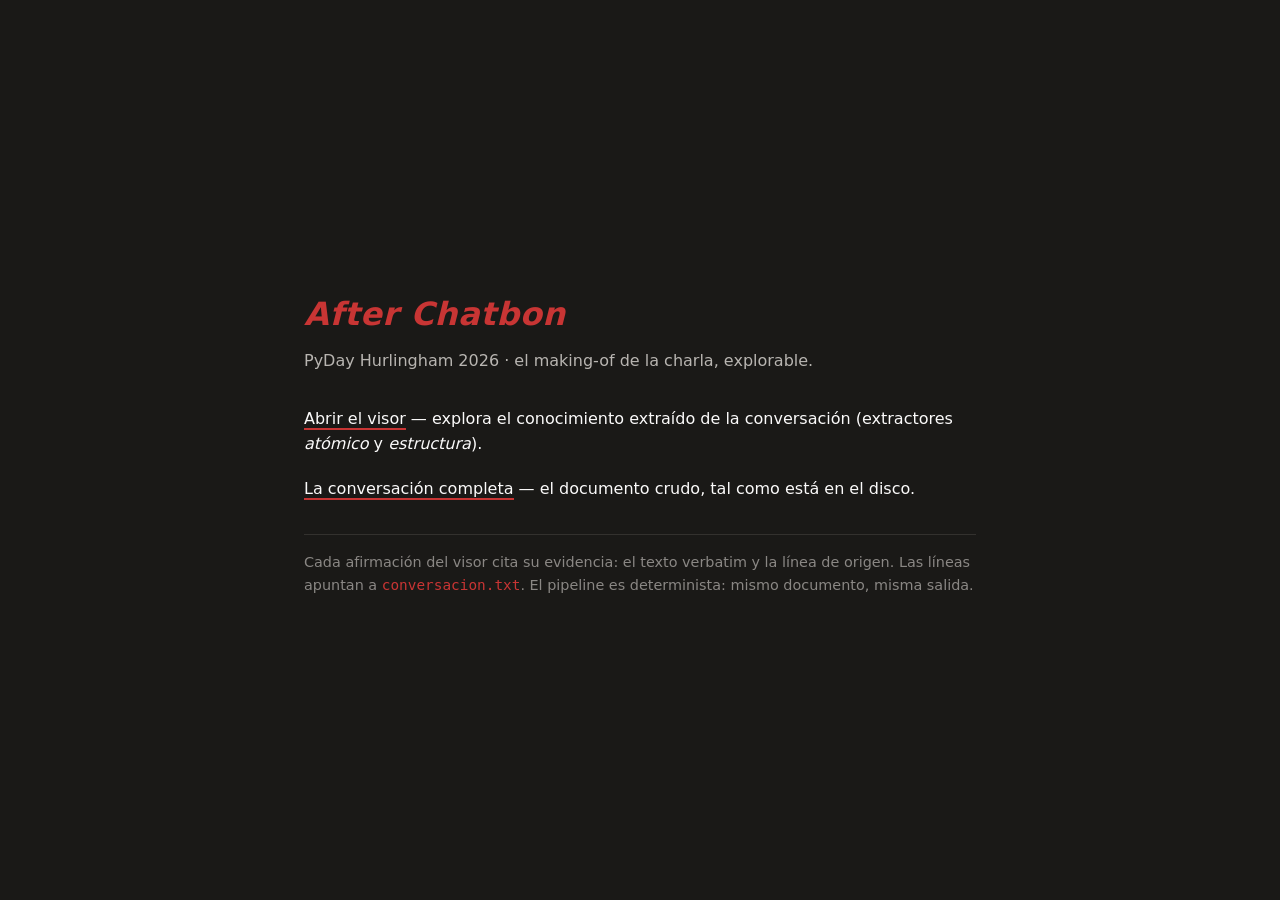
<file: presentaciones/pyday_hurlingham_2026/demo/index.html>
<!DOCTYPE html>
<html lang="es">
<head>
<meta charset="utf-8">
<meta name="viewport" content="width=device-width, initial-scale=1">
<title>After Chatbon · making-of</title>
<style>
  :root { color-scheme: dark; }
  body {
    margin: 0; min-height: 100vh; display: flex; align-items: center; justify-content: center;
    background: #1A1917; color: #FBFAFA;
    font-family: system-ui, sans-serif; line-height: 1.6;
  }
  main { max-width: 42rem; padding: 3rem 1.5rem; }
  h1 { color: #C83534; font-weight: 800; font-style: italic; letter-spacing: 0.02em; margin: 0 0 0.5rem; }
  p.sub { margin-top: 0; color: #b8b5b1; }
  ul { list-style: none; padding: 0; margin: 2rem 0; }
  li { margin: 1.2rem 0; }
  a { color: #FBFAFA; text-decoration: none; border-bottom: 2px solid #C83534; }
  a:hover { color: #C83534; }
  .nota { color: #8a8784; font-size: 0.9em; border-top: 1px solid #33312e; padding-top: 1rem; }
  code { font-family: ui-monospace, monospace; color: #C83534; }
</style>
</head>
<body>
<main>
  <h1>After Chatbon</h1>
  <p class="sub">PyDay Hurlingham 2026 · el making-of de la charla, explorable.</p>
  <ul>
    <li><a href="visor/">Abrir el visor</a> — explora el conocimiento extraído de la conversación (extractores <em>atómico</em> y <em>estructura</em>).</li>
    <li><a href="conversacion.txt">La conversación completa</a> — el documento crudo, tal como está en el disco.</li>
  </ul>
  <p class="nota">Cada afirmación del visor cita su evidencia: el texto verbatim y la línea de origen. Las líneas apuntan a <code>conversacion.txt</code>. El pipeline es determinista: mismo documento, misma salida.</p>
</main>
</body>
</html>
</file>
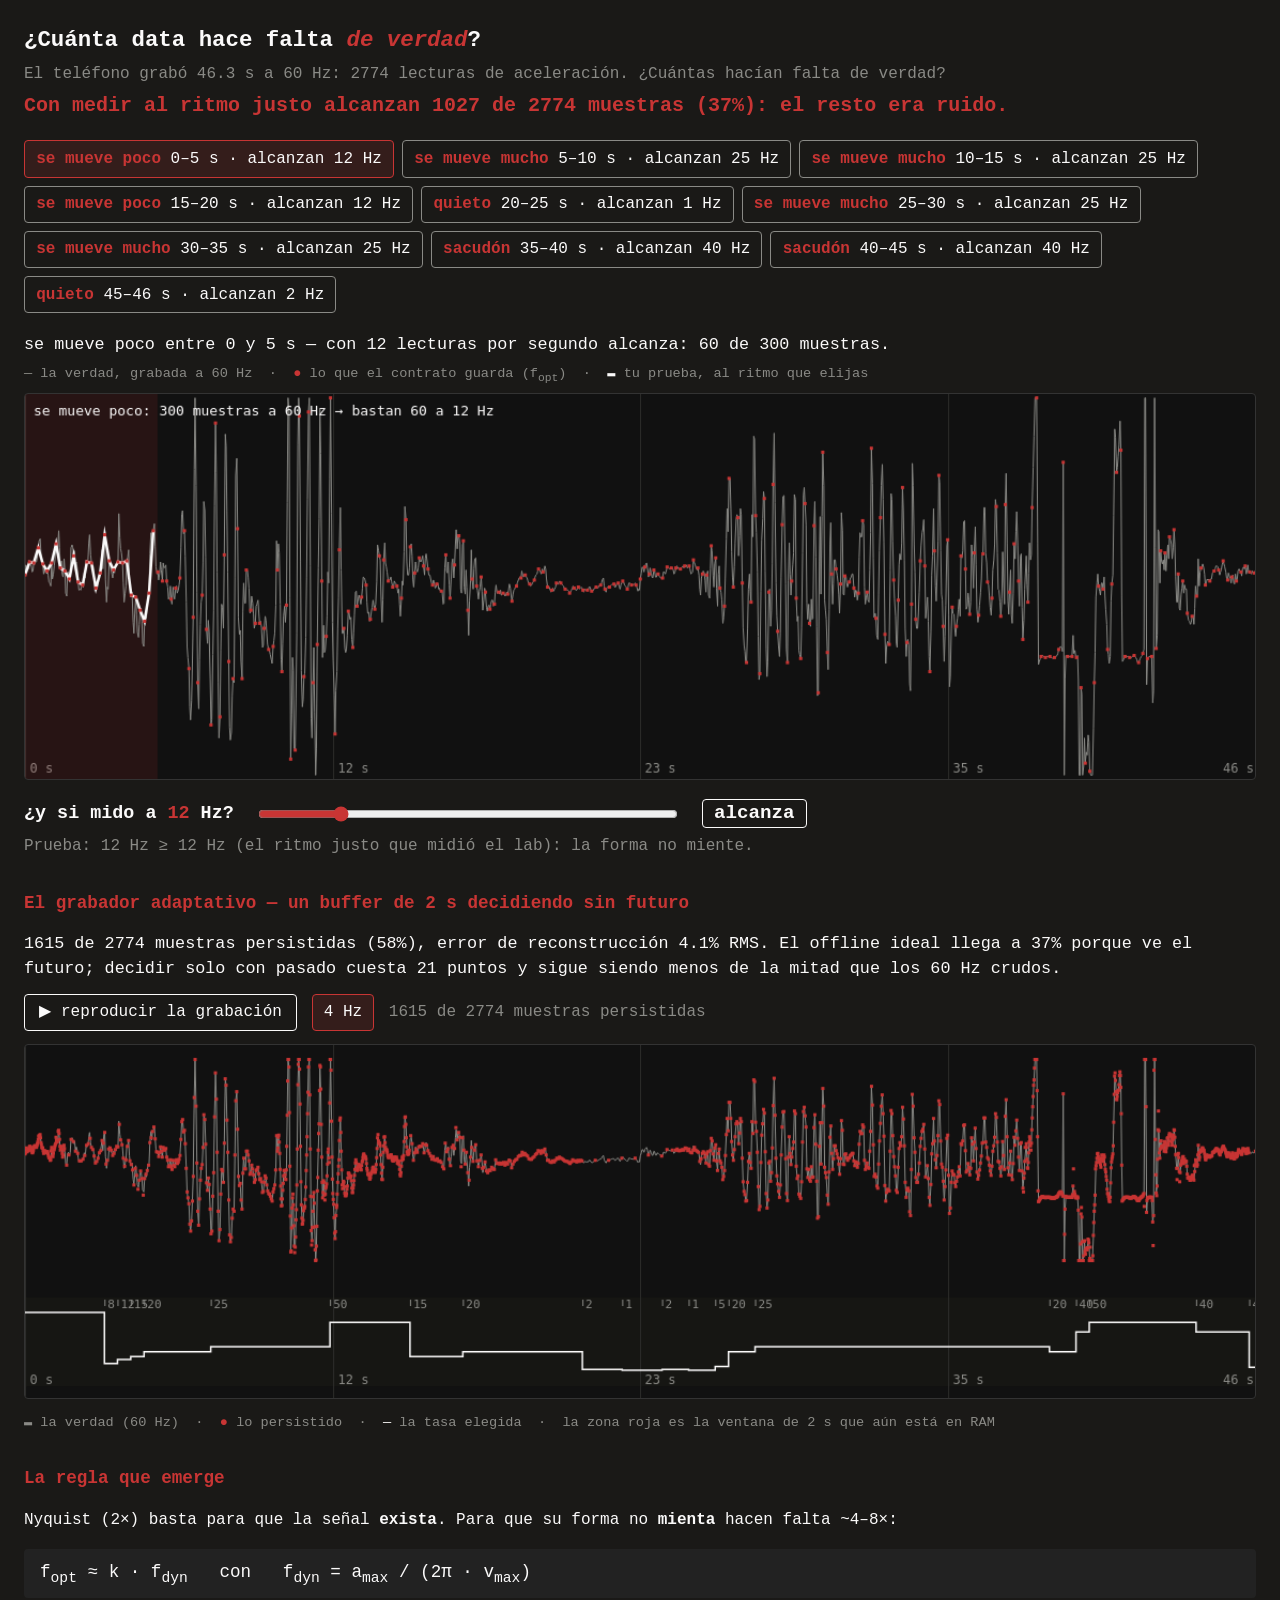
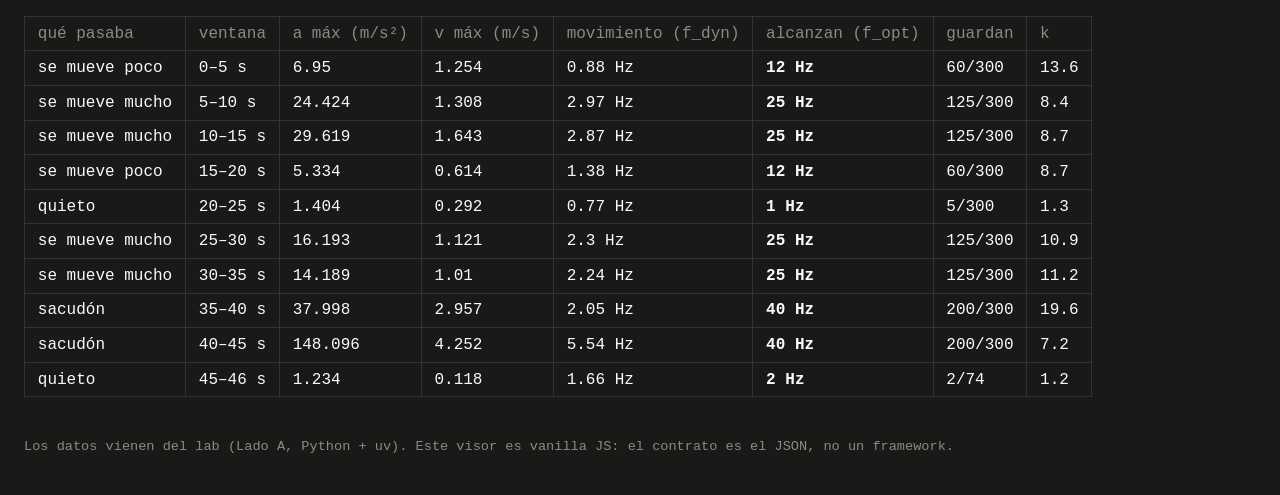
<file: presentaciones/pyday_hurlingham_2026/demo/visor/index.html>
<!DOCTYPE html>
<html lang="es">
<head>
  <meta charset="UTF-8">
  <meta name="viewport" content="width=device-width, initial-scale=1.0">
  <title>muestreo — ¿cuánta data hace falta?</title>
  <link rel="stylesheet" href="style.css">
</head>
<body>
  <header>
    <h1>¿Cuánta data hace falta <em>de verdad</em>?</h1>
    <p id="meta"></p>
    <p id="ahorro" class="sumo-red"></p>
  </header>

  <div id="error" hidden>
    No pude leer <code>data/recomendacion.json</code>. El visor se sirve por HTTP:
    <code>python3 -m http.server</code> en esta carpeta y abrir
    <code>http://localhost:8000</code>.
  </div>

  <nav id="chips"></nav>

  <main>
    <p class="hint" id="hint">Elegí un tramo arriba: la señal entera (60 Hz) contra lo mismo medido al ritmo justo.</p>
    <p id="leyenda">— la verdad, grabada a 60 Hz &nbsp;·&nbsp; <span class="punto">●</span> lo que el contrato guarda (f<sub>opt</sub>) &nbsp;·&nbsp; <span id="prueba-linea">▬</span> tu prueba, al ritmo que elijas</p>
    <canvas id="grafico" width="1150" height="360"></canvas>

    <section id="prueba">
      <label for="tasa">¿y si mido a <output id="tasa-num">?</output> Hz?</label>
      <input type="range" id="tasa" min="1" max="60" step="1" value="60" disabled>
      <span id="veredicto" aria-live="polite" hidden></span>
      <p id="por-que"></p>
    </section>
    <section id="grabador">
      <h2>El grabador adaptativo — un buffer de 2 s decidiendo sin futuro</h2>
      <p class="hint" id="g-cuenta"></p>
      <div id="g-controls">
        <button id="g-play">▶ reproducir la grabación</button>
        <span id="g-tasa" class="chip"></span>
        <span id="g-muestras"></span>
      </div>
      <canvas id="g-canvas" width="1150" height="330"></canvas>
      <p id="g-leyenda">▬ la verdad (60 Hz) &nbsp;·&nbsp; <span class="punto">●</span> lo persistido &nbsp;·&nbsp; <span id="g-linea-tasa">—</span> la tasa elegida &nbsp;·&nbsp; la zona roja es la ventana de 2 s que aún está en RAM</p>
    </section>

    <section id="regla">
      <h2>La regla que emerge</h2>
      <p>Nyquist (2×) basta para que la señal <strong>exista</strong>.
      Para que su forma no <strong>mienta</strong> hacen falta ~4–8×:</p>
      <p class="formula">f<sub>opt</sub> ≈ k · f<sub>dyn</sub> &nbsp;&nbsp;con&nbsp;&nbsp;
        f<sub>dyn</sub> = a<sub>max</sub> / (2π · v<sub>max</sub>)</p>
      <table id="tabla"></table>
    </section>
  </main>

  <footer>
    <p>Los datos vienen del lab (Lado A, Python + uv). Este visor es vanilla JS: el contrato es el JSON, no un framework.</p>
  </footer>

  <script src="app.js"></script>
</body>
</html>
</file>
<file: presentaciones/pyday_hurlingham_2026/demo/visor/style.css>
:root {
  --negro: #1A1917;
  --blanco: #FBFAFA;
  --rojo: #C83534;
  --gris: #8a8a86;
}
* { box-sizing: border-box; }
body {
  margin: 0; padding: 1.5rem;
  background: var(--negro); color: var(--blanco);
  font: 16px/1.5 ui-monospace, "SF Mono", Menlo, monospace;
}
header h1 { font-size: 1.4rem; margin: 0 0 .3rem; }
header h1 em { color: var(--rojo); font-style: italic; }
#meta { color: var(--gris); margin: .2rem 0; }
.sumo-red { color: var(--rojo); font-size: 1.25rem; font-weight: bold; margin: .3rem 0 0; }

#chips { display: flex; flex-wrap: wrap; gap: .5rem; margin: 1.2rem 0; }
.chip {
  border: 1px solid var(--gris); border-radius: 4px;
  padding: .35rem .7rem; cursor: pointer; user-select: none;
}
.chip strong { color: var(--rojo); }
.chip.activa { border-color: var(--rojo); background: rgba(200, 53, 52, .15); }

canvas {
  width: 100%; height: auto;
  border: 1px solid #333; border-radius: 4px;
  background: #111;
}

/* el problema hecho juego: ¿y si mido a otra tasa? (veredicto tipo gate) */
#prueba { margin: .7rem 0 0; }
#prueba label { font-size: 1.15rem; font-weight: bold; }
#prueba output { color: var(--rojo); }
#tasa {
  width: min(420px, 55%); vertical-align: middle;
  accent-color: var(--rojo); margin: 0 .9rem;
}
#veredicto {
  border: 1px solid; border-radius: 4px; padding: .15rem .7rem;
  font-size: 1.2rem; font-weight: bold; vertical-align: middle;
}
#veredicto[hidden] { display: none; }
#veredicto.alcanza { color: var(--blanco); border-color: var(--blanco); }
#veredicto.miente { color: var(--rojo); border-color: var(--rojo); }
#por-que { color: var(--gris); margin: .35rem 0 0; }

/* el tercer acto: el grabador adaptativo */
#grabador { margin-top: 2rem; }
#grabador h2 { font-size: 1.1rem; color: var(--rojo); }
#g-controls { display: flex; align-items: center; gap: .9rem; margin: .8rem 0; }
#g-play {
  background: none; color: var(--blanco);
  border: 1px solid var(--blanco); border-radius: 4px;
  font: inherit; padding: .35rem .9rem; cursor: pointer;
}
#g-play:hover { border-color: var(--rojo); color: var(--rojo); }
#g-muestras { color: var(--gris); }
#g-leyenda { color: var(--gris); font-size: .85rem; margin: .4rem 0 0; }
#g-leyenda .punto { color: var(--rojo); }
#g-linea-tasa { color: var(--blanco); }
.hint { color: var(--blanco); font-size: 1.05rem; margin: .4rem 0; }
#leyenda { color: var(--gris); font-size: .85rem; margin: 0 0 .4rem; }
#leyenda .punto { color: var(--rojo); }

#error {
  border: 1px solid var(--rojo); border-radius: 4px;
  padding: .8rem 1rem; margin: 1rem 0; color: var(--blanco);
}
#error code { color: var(--rojo); }

#regla { margin-top: 2rem; }
#regla h2 { font-size: 1.1rem; color: var(--rojo); }
.formula { font-size: 1.1rem; background: #222; padding: .6rem 1rem; border-radius: 4px; }
table { border-collapse: collapse; margin-top: .8rem; }
td, th { border: 1px solid #333; padding: .3rem .8rem; text-align: left; }
th { color: var(--gris); font-weight: normal; }
footer { margin-top: 2.5rem; color: var(--gris); font-size: .85rem; }
</file>
